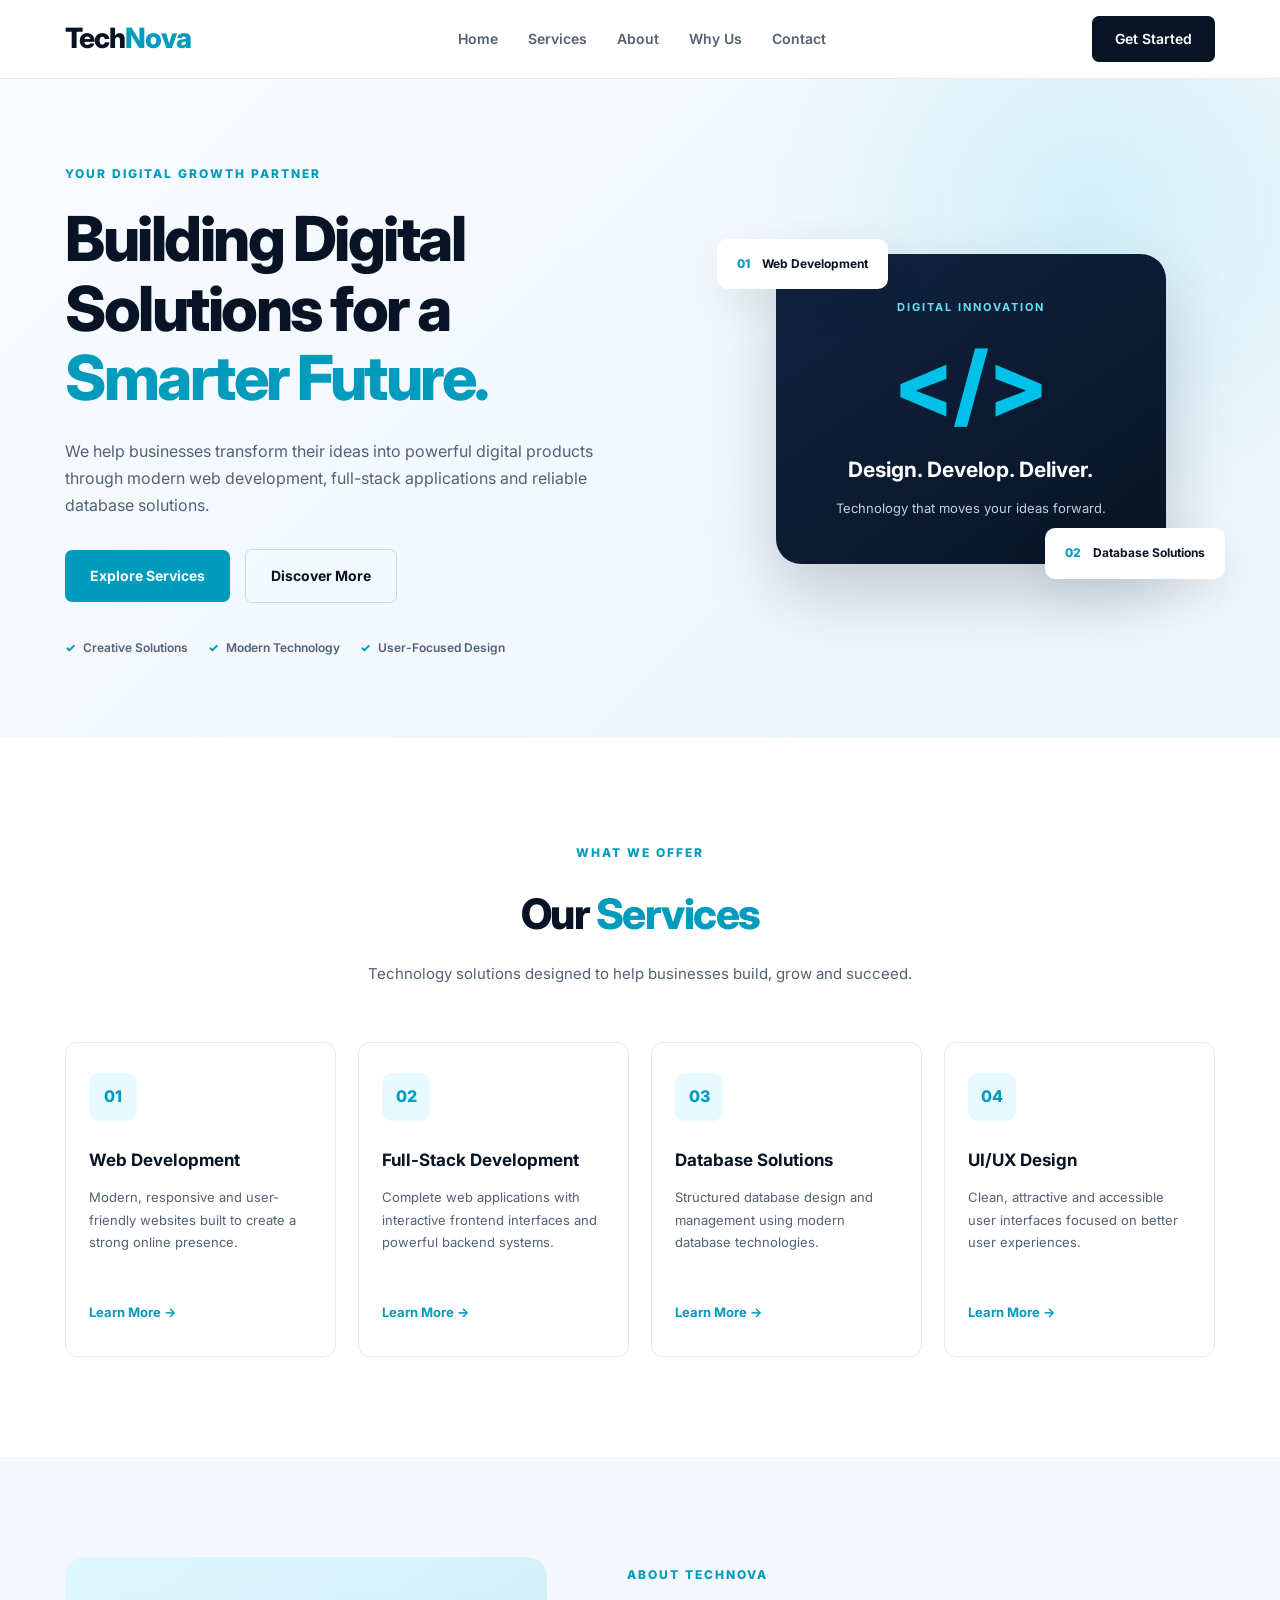
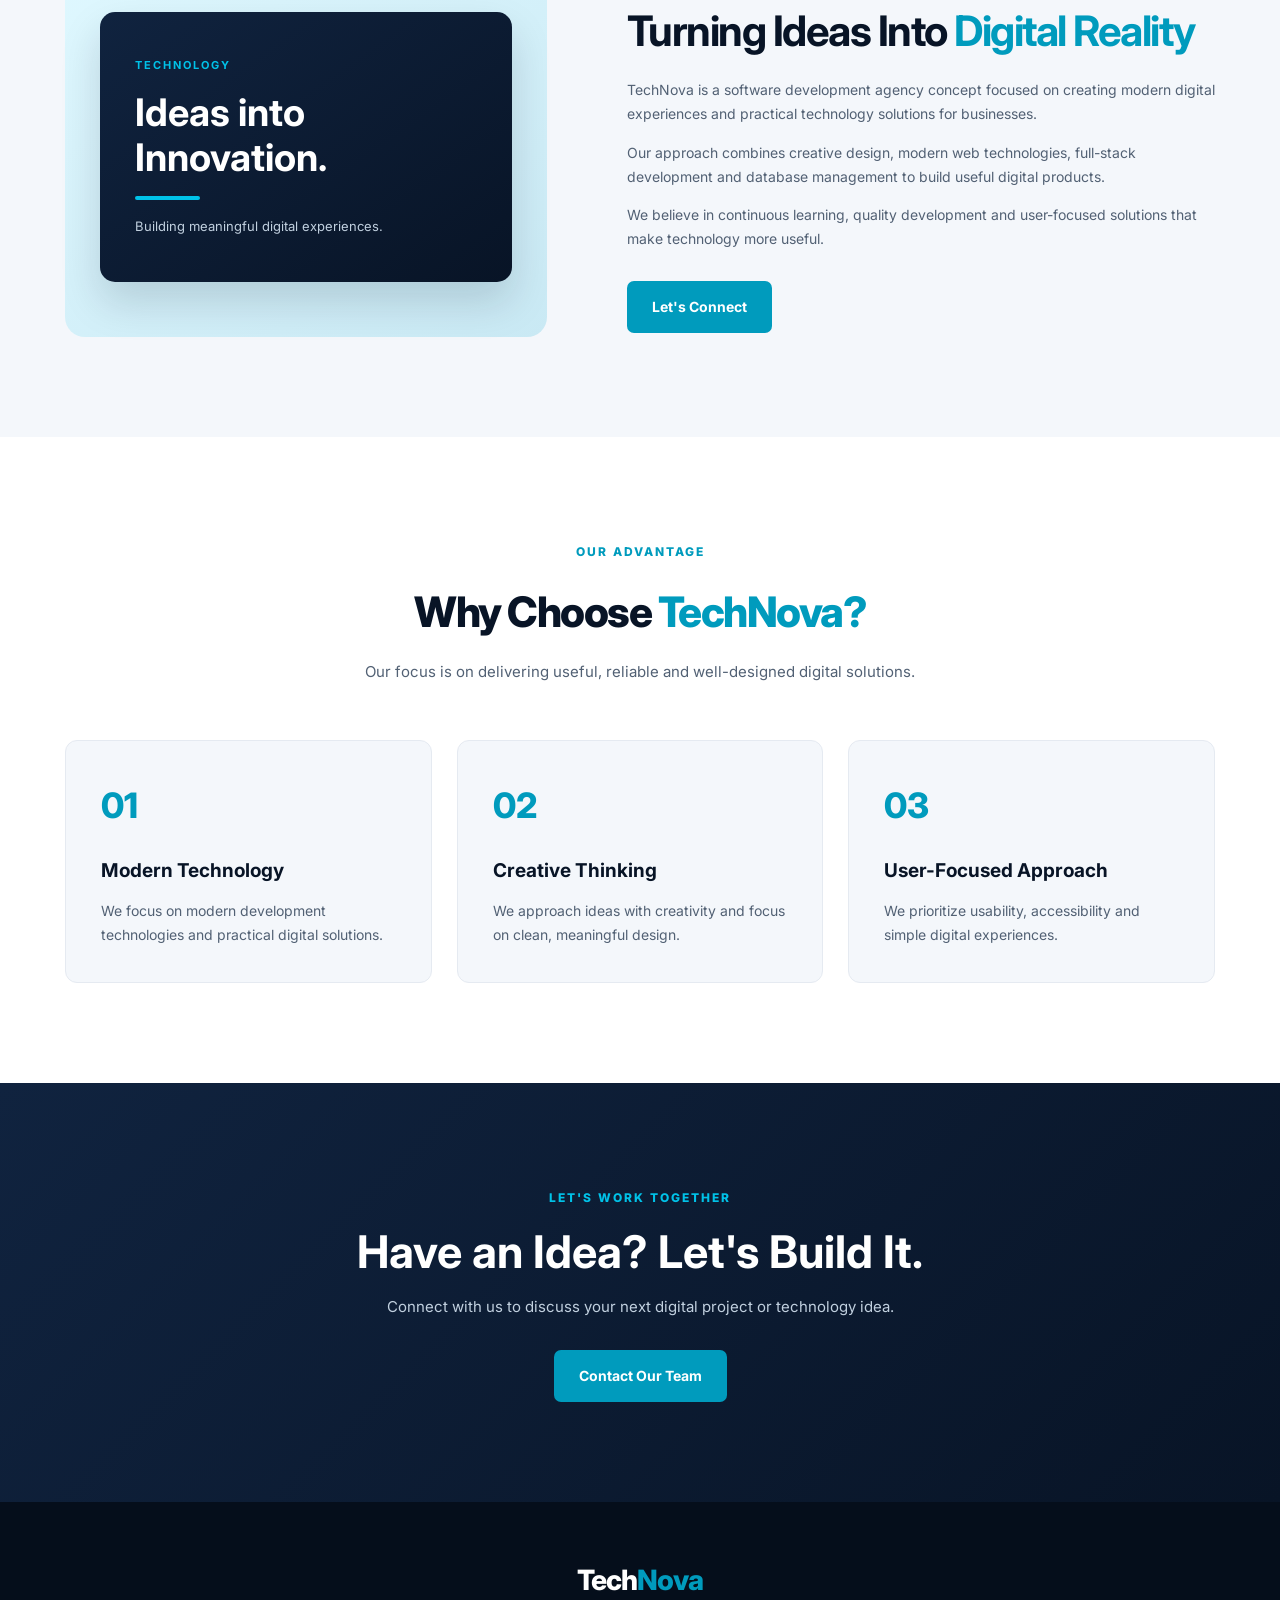
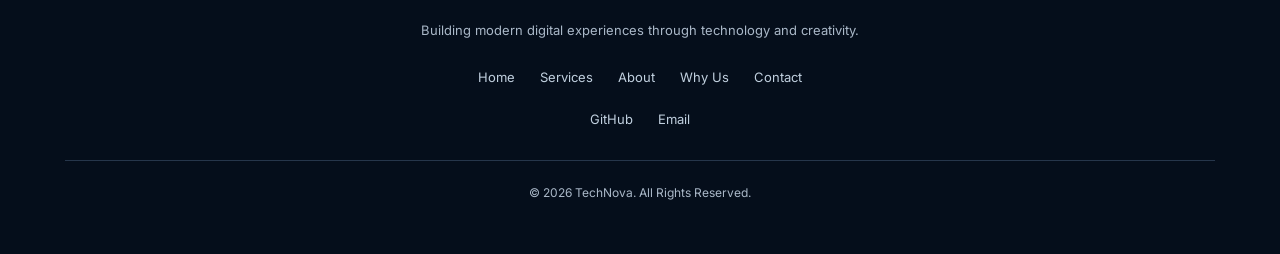
<file: WebDev-L1-LandingPage/index.html>
<!DOCTYPE html>
<html lang="en">
<head>
    <meta charset="UTF-8">
    <meta name="viewport" content="width=device-width, initial-scale=1.0">
    <meta name="description" content="TechNova is a software development agency providing modern web development, full-stack applications, database solutions and digital experiences.">
    <meta name="keywords" content="TechNova, Software Development Agency, Web Development, Full Stack Development, Database Solutions, React, Node.js">
    <meta name="author" content="TechNova">
    <meta name="robots" content="index, follow">
    <meta name="theme-color" content="#081426">

    <meta property="og:title" content="TechNova | Software Development Agency">
    <meta property="og:description" content="Building modern digital experiences through web development, full-stack solutions and database technology.">
    <meta property="og:type" content="website">

    <title>TechNova | Software Development Agency</title>

    <link rel="preconnect" href="https://fonts.googleapis.com">
    <link rel="preconnect" href="https://fonts.gstatic.com" crossorigin>
    <link href="https://fonts.googleapis.com/css2?family=Inter:wght@400;500;600;700;800&display=swap" rel="stylesheet">

    <link rel="stylesheet" href="style.css">
</head>

<body>

    <header class="header">
        <nav class="navbar container">
            <a href="#home" class="logo">Tech<span>Nova</span></a>

            <ul class="nav-links">
                <li><a href="#home">Home</a></li>
                <li><a href="#services">Services</a></li>
                <li><a href="#about">About</a></li>
                <li><a href="#why-us">Why Us</a></li>
                <li><a href="#contact">Contact</a></li>
            </ul>

            <a href="#contact" class="nav-button">Get Started</a>
        </nav>
    </header>

    <main>

        <section class="hero" id="home">
            <div class="container hero-content">
                <div class="hero-text">
                    <span class="hero-label">YOUR DIGITAL GROWTH PARTNER</span>

                    <h1>Building Digital Solutions for a <span>Smarter Future.</span></h1>

                    <p>
                        We help businesses transform their ideas into powerful
                        digital products through modern web development,
                        full-stack applications and reliable database solutions.
                    </p>

                    <div class="hero-buttons">
                        <a href="#services" class="btn btn-primary">Explore Services</a>
                        <a href="#about" class="btn btn-outline">Discover More</a>
                    </div>

                    <div class="hero-trust">
                        <span>Creative Solutions</span>
                        <span>Modern Technology</span>
                        <span>User-Focused Design</span>
                    </div>
                </div>

                <div class="hero-visual">
                    <div class="visual-main">
                        <span class="visual-label">DIGITAL INNOVATION</span>
                        <div class="visual-symbol">&lt;/&gt;</div>
                        <h2>Design. Develop. Deliver.</h2>
                        <p>Technology that moves your ideas forward.</p>
                    </div>

                    <div class="floating-card floating-top">
                        <span>01</span>
                        <strong>Web Development</strong>
                    </div>

                    <div class="floating-card floating-bottom">
                        <span>02</span>
                        <strong>Database Solutions</strong>
                    </div>
                </div>
            </div>
        </section>

        <section class="services section-padding" id="services">
            <div class="container">
                <div class="section-heading">
                    <span>WHAT WE OFFER</span>
                    <h2>Our <span>Services</span></h2>
                    <p>Technology solutions designed to help businesses build, grow and succeed.</p>
                </div>

                <div class="service-grid">
                    <article class="service-card">
                        <div class="service-icon">01</div>
                        <h3>Web Development</h3>
                        <p>Modern, responsive and user-friendly websites built to create a strong online presence.</p>
                        <a href="#contact">Learn More &rarr;</a>
                    </article>

                    <article class="service-card">
                        <div class="service-icon">02</div>
                        <h3>Full-Stack Development</h3>
                        <p>Complete web applications with interactive frontend interfaces and powerful backend systems.</p>
                        <a href="#contact">Learn More &rarr;</a>
                    </article>

                    <article class="service-card">
                        <div class="service-icon">03</div>
                        <h3>Database Solutions</h3>
                        <p>Structured database design and management using modern database technologies.</p>
                        <a href="#contact">Learn More &rarr;</a>
                    </article>

                    <article class="service-card">
                        <div class="service-icon">04</div>
                        <h3>UI/UX Design</h3>
                        <p>Clean, attractive and accessible user interfaces focused on better user experiences.</p>
                        <a href="#contact">Learn More &rarr;</a>
                    </article>
                </div>
            </div>
        </section>

        <section class="about section-padding" id="about">
            <div class="container about-content">
                <div class="about-visual">
                    <div class="about-graphic">
                        <span>TECHNOLOGY</span>
                        <strong>Ideas into<br>Innovation.</strong>
                        <div class="graphic-line"></div>
                        <p>Building meaningful digital experiences.</p>
                    </div>
                </div>

                <div class="about-text">
                    <span class="section-label">ABOUT TECHNOVA</span>
                    <h2>Turning Ideas Into <span>Digital Reality</span></h2>

                    <p>
                        TechNova is a software development agency concept focused
                        on creating modern digital experiences and practical
                        technology solutions for businesses.
                    </p>

                    <p>
                        Our approach combines creative design, modern web
                        technologies, full-stack development and database
                        management to build useful digital products.
                    </p>

                    <p>
                        We believe in continuous learning, quality development
                        and user-focused solutions that make technology more useful.
                    </p>

                    <a href="#contact" class="btn btn-primary">Let's Connect</a>
                </div>
            </div>
        </section>

        <section class="why-us section-padding" id="why-us">
            <div class="container">
                <div class="section-heading">
                    <span>OUR ADVANTAGE</span>
                    <h2>Why Choose <span>TechNova?</span></h2>
                    <p>Our focus is on delivering useful, reliable and well-designed digital solutions.</p>
                </div>

                <div class="benefit-grid">
                    <article class="benefit-card">
                        <div class="benefit-number">01</div>
                        <h3>Modern Technology</h3>
                        <p>We focus on modern development technologies and practical digital solutions.</p>
                    </article>

                    <article class="benefit-card">
                        <div class="benefit-number">02</div>
                        <h3>Creative Thinking</h3>
                        <p>We approach ideas with creativity and focus on clean, meaningful design.</p>
                    </article>

                    <article class="benefit-card">
                        <div class="benefit-number">03</div>
                        <h3>User-Focused Approach</h3>
                        <p>We prioritize usability, accessibility and simple digital experiences.</p>
                    </article>
                </div>
            </div>
        </section>

        <section class="contact section-padding" id="contact">
            <div class="container contact-content">
                <span>LET'S WORK TOGETHER</span>
                <h2>Have an Idea? Let's Build It.</h2>
                <p>Connect with us to discuss your next digital project or technology idea.</p>
                <a href="mailto:arqumjamal1@gmail.com" class="btn btn-primary">Contact Our Team</a>
            </div>
        </section>

    </main>

    <footer class="footer">
        <div class="container footer-content">
            <a href="#home" class="logo">Tech<span>Nova</span></a>

            <p>Building modern digital experiences through technology and creativity.</p>

            <div class="footer-links">
                <a href="#home">Home</a>
                <a href="#services">Services</a>
                <a href="#about">About</a>
                <a href="#why-us">Why Us</a>
                <a href="#contact">Contact</a>
            </div>

            <div class="social-links">
                <a href="https://github.com/Arqumjamal" target="_blank" rel="noopener noreferrer">GitHub</a>
                <a href="mailto:arqumjamal1@gmail.com">Email</a>
            </div>

            <p class="copyright">&copy; 2026 TechNova. All Rights Reserved.</p>
        </div>
    </footer>

</body>
</html>
</file>
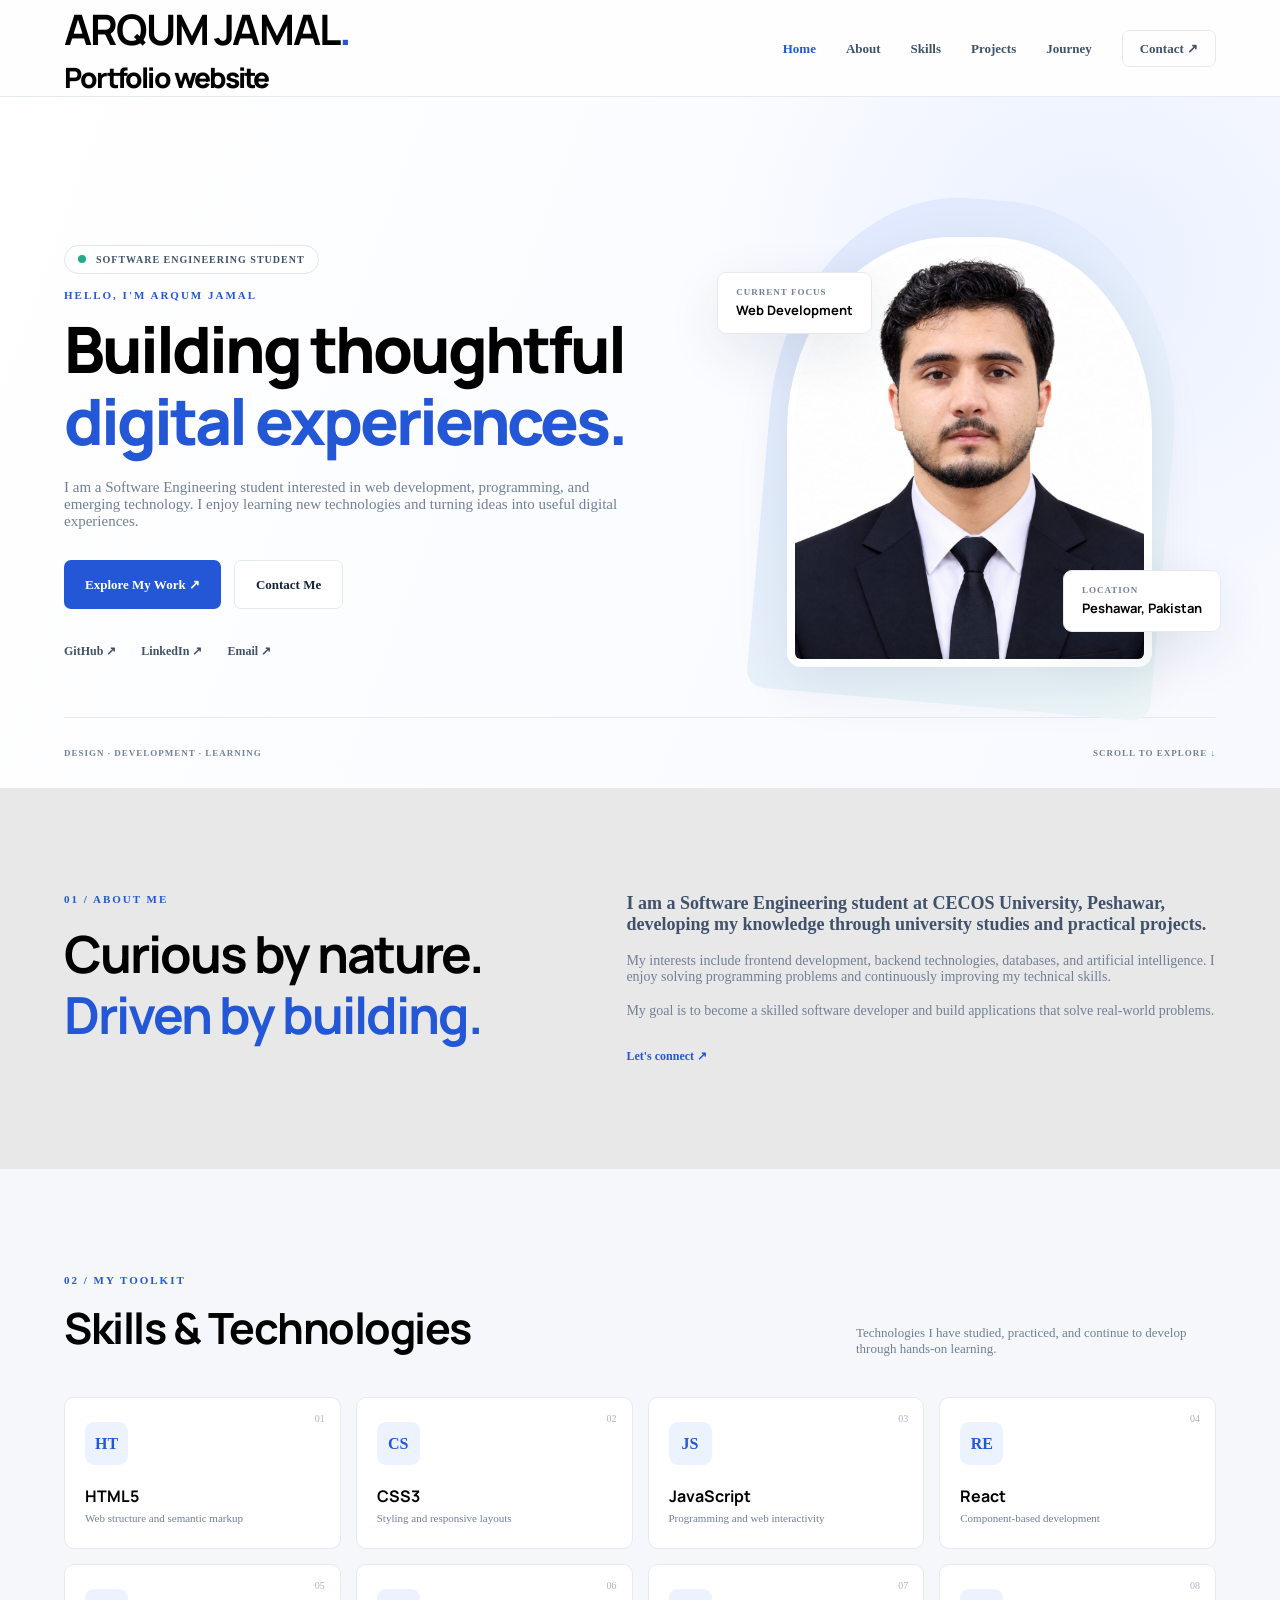
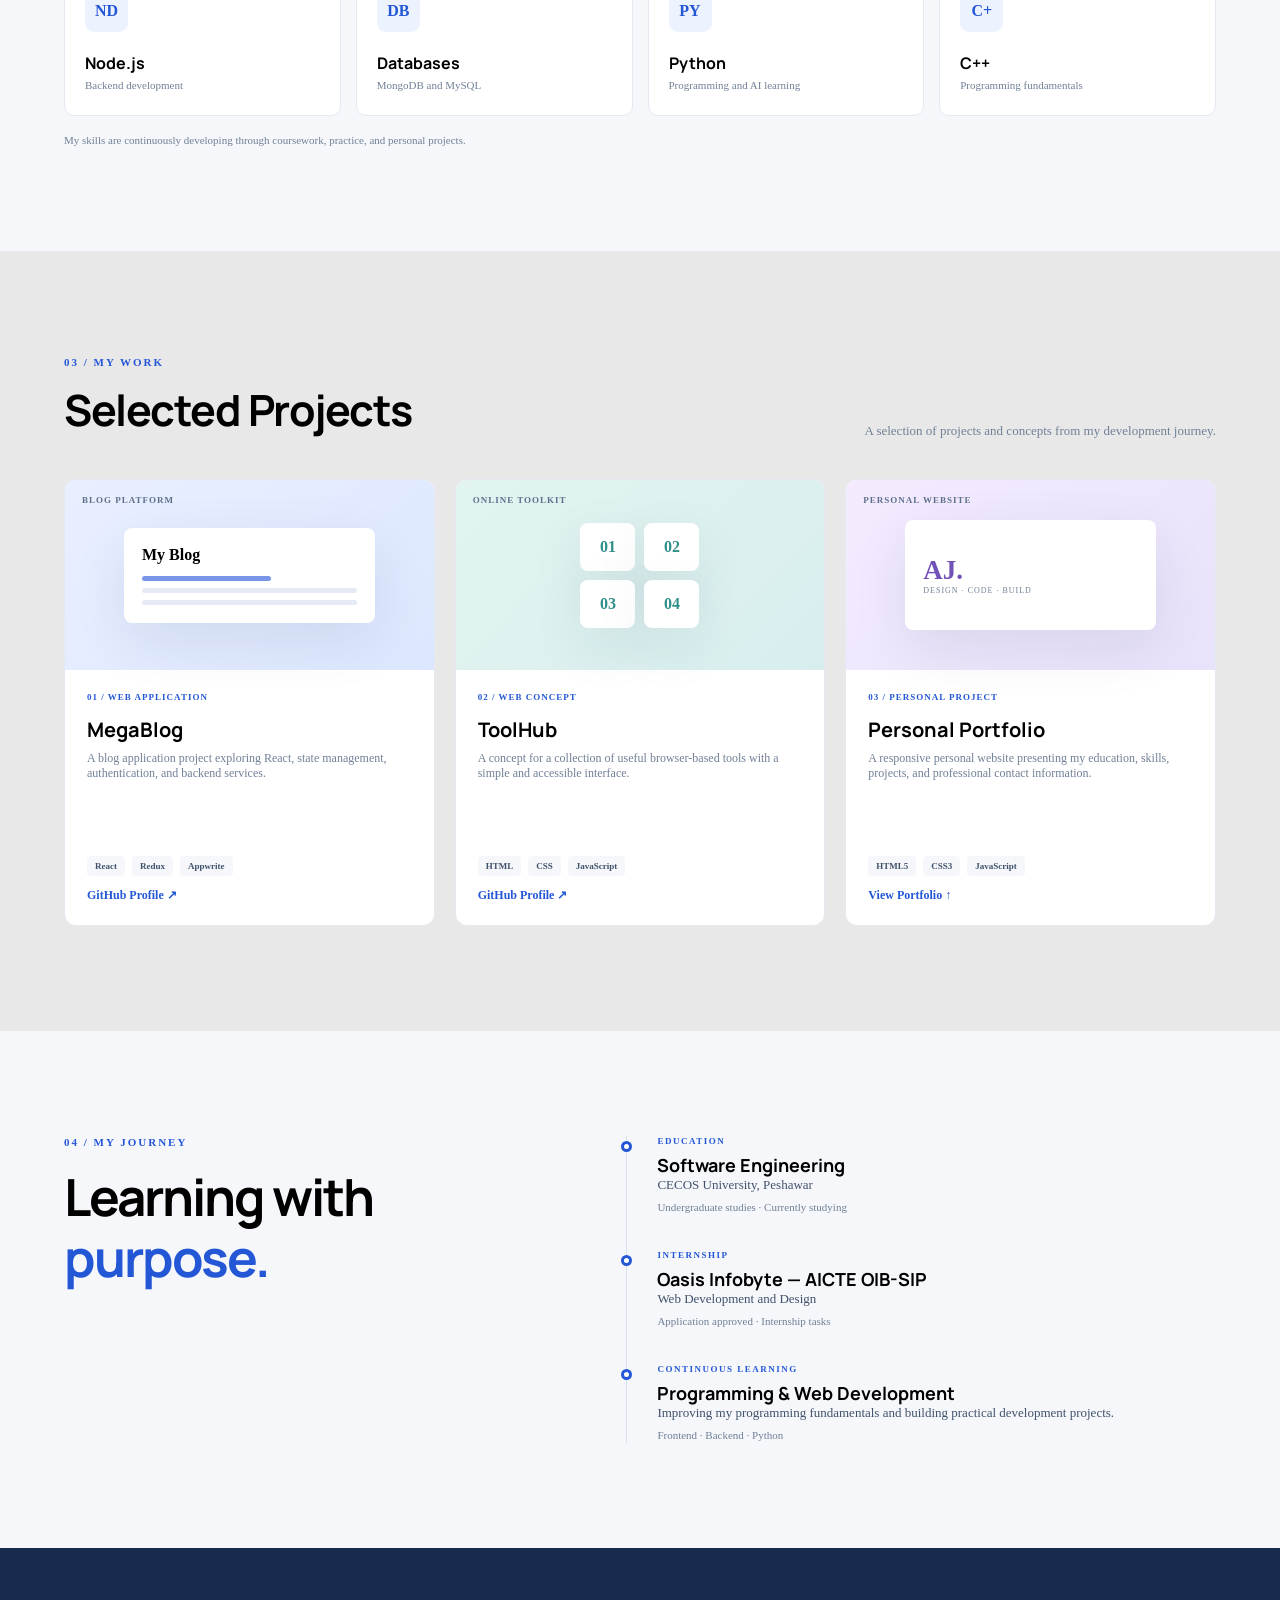
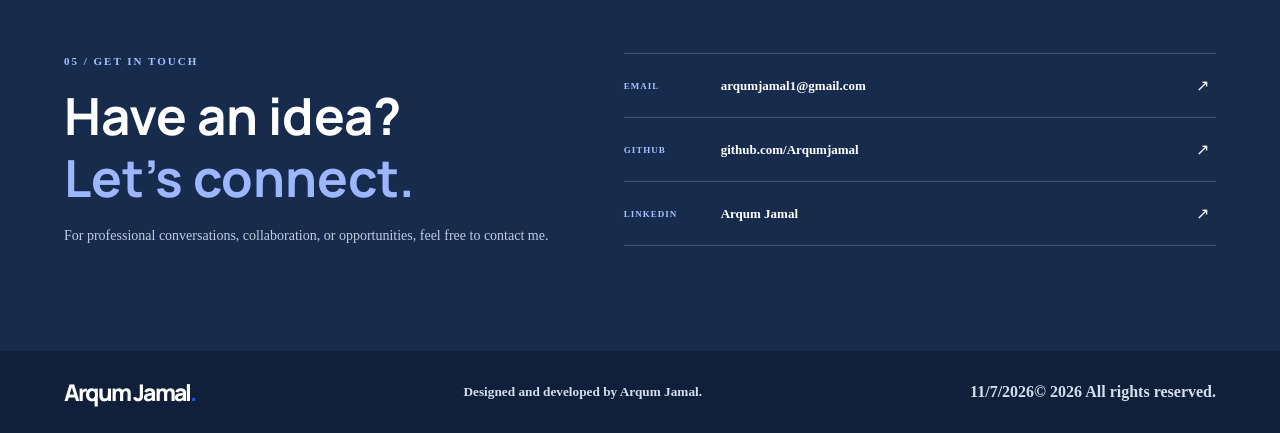
<file: WebDev-L1-PersonalPortfolio/index.html>
<!DOCTYPE html>
<html lang="en">

<head>
    <meta charset="UTF-8">
    <meta name="viewport" content="width=device-width, initial-scale=1.0">

    <meta name="description"
        content="Arqum Jamal - Software Engineering Student and Web Developer Portfolio.">

    <title>Arqum Jamal | Personal Portfolio</title>

    <!-- Google Fonts -->
    <link rel="preconnect" href="https://fonts.googleapis.com">
    <link rel="preconnect" href="https://fonts.gstatic.com" crossorigin>

    <link
        href="https://fonts.googleapis.com/css2?family=DM+Sans:wght@400;500;600;700&family=Manrope:wght@400;500;600;700;800&display=swap"
        rel="stylesheet">

    <!-- CSS -->
    <link rel="stylesheet" href="style.css">

    <!-- JavaScript -->
    <script src="script.js" defer></script>
</head>

<body>

    <!-- Navigation -->
    <header class="header">
        <nav class="navbar container">

            <a href="#home" class="logo"><h2>ARQUM JAMAL<span>.</span></h2><p>Portfolio website</p></a>
            

            <button
                class="menu-toggle"
                id="menuToggle"
                aria-label="Open navigation"
                aria-expanded="false"
                aria-controls="navLinks">

                <span></span>
                <span></span>
                <span></span>
            </button>

            <ul class="nav-links" id="navLinks">
                <li><a href="#home" class="nav-link active">Home</a></li>
                <li><a href="#about" class="nav-link">About</a></li>
                <li><a href="#skills" class="nav-link">Skills</a></li>
                <li><a href="#projects" class="nav-link">Projects</a></li>
                <li><a href="#journey" class="nav-link">Journey</a></li>
                <li><a href="#contact" class="nav-link contact-link">Contact ↗</a></li>
            </ul>

        </nav>
    </header>

    <main>

        <!-- Hero Section -->
        <section class="hero section" id="home">

            <div class="container hero-container">

                <div class="hero-content">

                    <span class="availability">
                        <span class="status-dot"></span>
                        SOFTWARE ENGINEERING STUDENT
                    </span>

                    <p class="hero-intro">
                        HELLO, I'M ARQUM JAMAL
                    </p>

                    <h1>
                        Building thoughtful
                        <span>digital experiences.</span>
                    </h1>

                    <p class="hero-description">
                        I am a Software Engineering student interested in
                        web development, programming, and emerging technology.
                        I enjoy learning new technologies and turning ideas
                        into useful digital experiences.
                    </p>

                    <div class="hero-buttons">

                        <a href="#projects" class="btn btn-primary">
                            Explore My Work ↗
                        </a>

                        <a href="#contact" class="btn btn-outline">
                            Contact Me
                        </a>

                    </div>

                    <div class="social-links">

                        <a href="https://github.com/Arqumjamal"
                            target="_blank"
                            rel="noopener noreferrer">
                            GitHub ↗
                        </a>

                        <a href="https://www.linkedin.com/"
                            target="_blank"
                            rel="noopener noreferrer">
                            LinkedIn ↗
                        </a>

                        <a href="mailto:arqumjamal1@gmail.com">
                            Email ↗
                        </a>

                    </div>

                </div>

                <div class="hero-image">

                    <div class="image-background"></div>

                    <div class="image-frame">

                        <img
                            src="assets/arqum-profile.jpeg"
                            alt="Professional portrait of Arqum Jamal">

                    </div>

                    <div class="floating-card card-one">
                        <small>CURRENT FOCUS</small>
                        <strong>Web Development</strong>
                    </div>

                    <div class="floating-card card-two">
                        <small>LOCATION</small>
                        <strong>Peshawar, Pakistan</strong>
                    </div>

                </div>

            </div>

            <div class="hero-bottom container">
                <span>DESIGN · DEVELOPMENT · LEARNING</span>
                <a href="#about">SCROLL TO EXPLORE ↓</a>
            </div>

        </section>

        <!-- About Section -->
        <section class="section about-section" id="about">

            <div class="container two-column">

                <div class="section-title">

                    <p class="eyebrow">01 / ABOUT ME</p>

                    <h2>
                        Curious by nature.
                        <span>Driven by building.</span>
                    </h2>

                </div>

                <div class="about-content">

                    <p class="about-lead">
                        I am a Software Engineering student at CECOS
                        University, Peshawar, developing my knowledge
                        through university studies and practical projects.
                    </p>

                    <p>
                        My interests include frontend development, backend
                        technologies, databases, and artificial intelligence.
                        I enjoy solving programming problems and continuously
                        improving my technical skills.
                    </p>

                    <p>
                        My goal is to become a skilled software developer
                        and build applications that solve real-world problems.
                    </p>

                    <a href="#contact" class="text-link">
                        Let's connect ↗
                    </a>

                </div>

            </div>

        </section>

        <!-- Skills Section -->
        <section class="section skills-section" id="skills">

            <div class="container">

                <div class="section-heading">

                    <div>
                        <p class="eyebrow">02 / MY TOOLKIT</p>
                        <h2>Skills & Technologies</h2>
                    </div>

                    <p>
                        Technologies I have studied, practiced, and continue
                        to develop through hands-on learning.
                    </p>

                </div>

                <div class="skills-grid">

                    <article class="skill-card">
                        <span class="skill-number">01</span>
                        <div class="skill-icon">HT</div>
                        <h3>HTML5</h3>
                        <p>Web structure and semantic markup</p>
                    </article>

                    <article class="skill-card">
                        <span class="skill-number">02</span>
                        <div class="skill-icon">CS</div>
                        <h3>CSS3</h3>
                        <p>Styling and responsive layouts</p>
                    </article>

                    <article class="skill-card">
                        <span class="skill-number">03</span>
                        <div class="skill-icon">JS</div>
                        <h3>JavaScript</h3>
                        <p>Programming and web interactivity</p>
                    </article>

                    <article class="skill-card">
                        <span class="skill-number">04</span>
                        <div class="skill-icon">RE</div>
                        <h3>React</h3>
                        <p>Component-based development</p>
                    </article>

                    <article class="skill-card">
                        <span class="skill-number">05</span>
                        <div class="skill-icon">ND</div>
                        <h3>Node.js</h3>
                        <p>Backend development</p>
                    </article>

                    <article class="skill-card">
                        <span class="skill-number">06</span>
                        <div class="skill-icon">DB</div>
                        <h3>Databases</h3>
                        <p>MongoDB and MySQL</p>
                    </article>

                    <article class="skill-card">
                        <span class="skill-number">07</span>
                        <div class="skill-icon">PY</div>
                        <h3>Python</h3>
                        <p>Programming and AI learning</p>
                    </article>

                    <article class="skill-card">
                        <span class="skill-number">08</span>
                        <div class="skill-icon">C+</div>
                        <h3>C++</h3>
                        <p>Programming fundamentals</p>
                    </article>

                </div>

                <p class="skill-note">
                    My skills are continuously developing through coursework,
                    practice, and personal projects.
                </p>

            </div>

        </section>

        <!-- Projects Section -->
        <section class="section projects-section" id="projects">

            <div class="container">

                <div class="section-heading">

                    <div>
                        <p class="eyebrow">03 / MY WORK</p>
                        <h2>Selected Projects</h2>
                    </div>

                    <p>
                        A selection of projects and concepts from my
                        development journey.
                    </p>

                </div>

                <div class="projects-grid">

                    <!-- Project 1 -->
                    <article class="project-card">

                        <div class="project-visual project-one">
                            <span>BLOG PLATFORM</span>

                            <div class="project-preview">
                                <strong>My Blog</strong>
                                <div></div>
                                <div></div>
                                <div></div>
                            </div>
                        </div>

                        <div class="project-content">

                            <p class="project-category">
                                01 / WEB APPLICATION
                            </p>

                            <h3>MegaBlog</h3>

                            <p>
                                A blog application project exploring React,
                                state management, authentication, and
                                backend services.
                            </p>

                            <div class="tags">
                                <span>React</span>
                                <span>Redux</span>
                                <span>Appwrite</span>
                            </div>

                            <a href="https://github.com/Arqumjamal"
                                target="_blank"
                                rel="noopener noreferrer"
                                class="text-link">
                                GitHub Profile ↗
                            </a>

                        </div>

                    </article>

                    <!-- Project 2 -->
                    <article class="project-card">

                        <div class="project-visual project-two">
                            <span>ONLINE TOOLKIT</span>

                            <div class="tool-preview">
                                <div>01</div>
                                <div>02</div>
                                <div>03</div>
                                <div>04</div>
                            </div>
                        </div>

                        <div class="project-content">

                            <p class="project-category">
                                02 / WEB CONCEPT
                            </p>

                            <h3>ToolHub</h3>

                            <p>
                                A concept for a collection of useful
                                browser-based tools with a simple
                                and accessible interface.
                            </p>

                            <div class="tags">
                                <span>HTML</span>
                                <span>CSS</span>
                                <span>JavaScript</span>
                            </div>

                            <a href="https://github.com/Arqumjamal"
                                target="_blank"
                                rel="noopener noreferrer"
                                class="text-link">
                                GitHub Profile ↗
                            </a>

                        </div>

                    </article>

                    <!-- Project 3 -->
                    <article class="project-card">

                        <div class="project-visual project-three">
                            <span>PERSONAL WEBSITE</span>

                            <div class="portfolio-preview">
                                <strong>AJ.</strong>
                                <small>DESIGN · CODE · BUILD</small>
                            </div>
                        </div>

                        <div class="project-content">

                            <p class="project-category">
                                03 / PERSONAL PROJECT
                            </p>

                            <h3>Personal Portfolio</h3>

                            <p>
                                A responsive personal website presenting
                                my education, skills, projects, and
                                professional contact information.
                            </p>

                            <div class="tags">
                                <span>HTML5</span>
                                <span>CSS3</span>
                                <span>JavaScript</span>
                            </div>

                            <a href="#home" class="text-link">
                                View Portfolio ↑
                            </a>

                        </div>

                    </article>

                </div>

            </div>

        </section>

        <!-- Journey Section -->
        <section class="section journey-section" id="journey">

            <div class="container two-column">

                <div class="section-title">

                    <p class="eyebrow">04 / MY JOURNEY</p>

                    <h2>
                        Learning with
                        <span>purpose.</span>
                    </h2>

                </div>

                <div class="timeline">

                    <article class="timeline-item">

                        <span class="timeline-dot"></span>

                        <p class="timeline-label">EDUCATION</p>

                        <h3>Software Engineering</h3>

                        <p>CECOS University, Peshawar</p>

                        <small>
                            Undergraduate studies · Currently studying
                        </small>

                    </article>

                    <article class="timeline-item">

                        <span class="timeline-dot"></span>

                        <p class="timeline-label">INTERNSHIP</p>

                        <h3>Oasis Infobyte — AICTE OIB-SIP</h3>

                        <p>Web Development and Design</p>

                        <small>
                            Application approved · Internship tasks
                        </small>

                    </article>

                    <article class="timeline-item">

                        <span class="timeline-dot"></span>

                        <p class="timeline-label">CONTINUOUS LEARNING</p>

                        <h3>Programming & Web Development</h3>

                        <p>
                            Improving my programming fundamentals and
                            building practical development projects.
                        </p>

                        <small>Frontend · Backend · Python</small>

                    </article>

                </div>

            </div>

        </section>

        <!-- Contact Section -->
        <section class="section contact-section" id="contact">

            <div class="container contact-container">

                <div class="contact-content">

                    <p class="eyebrow">05 / GET IN TOUCH</p>

                    <h2>
                        Have an idea?
                        <span>Let's connect.</span>
                    </h2>

                    <p>
                        For professional conversations, collaboration,
                        or opportunities, feel free to contact me.
                    </p>

                </div>

                <div class="contact-links">

                    <a href="mailto:arqumjamal1@gmail.com"
                        class="contact-item">

                        <span>EMAIL</span>
                        <strong>arqumjamal1@gmail.com</strong>
                        <span>↗</span>

                    </a>

                    <a href="https://github.com/Arqumjamal"
                        target="_blank"
                        rel="noopener noreferrer"
                        class="contact-item">

                        <span>GITHUB</span>
                        <strong>github.com/Arqumjamal</strong>
                        <span>↗</span>

                    </a>

                    <!-- Replace with your actual LinkedIn profile URL -->
                    <a href="https://www.linkedin.com/"
                        target="_blank"
                        rel="noopener noreferrer"
                        class="contact-item">

                        <span>LINKEDIN</span>
                        <strong>Arqum Jamal</strong>
                        <span>↗</span>

                    </a>

                </div>

            </div>

        </section>

    </main>

    <!-- Footer -->
    <footer class="footer">

        <div class="container footer-content">

            <a href="#home" class="logo">
                
                Arqum Jamal<span>.</span>
            </a>

            <h5>Designed and developed by Arqum Jamal.</h5>

            <h4>
                11/7/2026© <span id="year"></span> All rights reserved.
            </h4>

        </div>

    </footer>

    <!-- Back to Top -->
    <button
        class="back-to-top"
        id="backToTop"
        aria-label="Back to top">

        ↑

    </button>

</body>
</html>
</file>
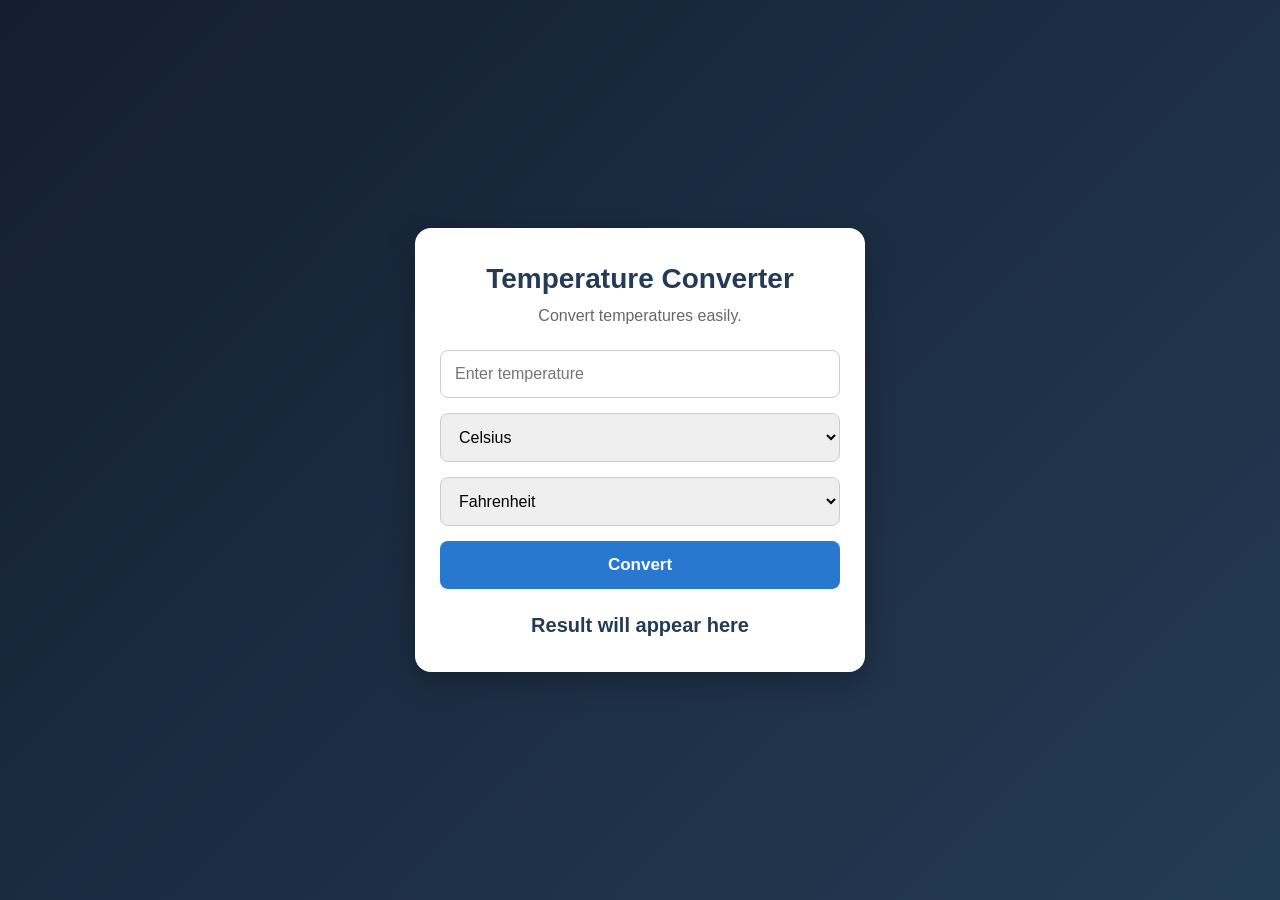
<file: WebDev-L1-TemperatureConverter/index.html>
﻿<!DOCTYPE html>
<html lang="en">
<head>
    <meta charset="UTF-8">
    <meta name="viewport" content="width=device-width, initial-scale=1.0">
    <meta name="description" content="A simple and responsive temperature converter.">
    <title>Temperature Converter</title>
    <link rel="stylesheet" href="style.css">
</head>
<body>

    <main class="container">
        <h1>Temperature Converter</h1>
        <p>Convert temperatures easily.</p>

        <div class="converter">
            <input
                type="number"
                id="temperature"
                placeholder="Enter temperature"
            >

            <select id="fromUnit">
                <option value="C">Celsius</option>
                <option value="F">Fahrenheit</option>
                <option value="K">Kelvin</option>
            </select>

            <select id="toUnit">
                <option value="F">Fahrenheit</option>
                <option value="C">Celsius</option>
                <option value="K">Kelvin</option>
            </select>

            <button id="convertBtn">Convert</button>

            <h2 id="result">Result will appear here</h2>
        </div>
    </main>

    <script src="script.js"></script>
</body>
</html>
</file>
<file: WebDev-L1-LandingPage/style.css>
:root {
    --primary: #081426;
    --secondary: #10233f;
    --accent: #00c2e8;
    --accent-dark: #009bbd;
    --white: #ffffff;
    --light: #f4f7fb;
    --text: #526174;
    --border: #e5eaf1;
    --shadow: 0 15px 40px rgba(8, 20, 38, 0.08);
}

* {
    margin: 0;
    padding: 0;
    box-sizing: border-box;
}

html {
    scroll-behavior: smooth;
    scroll-padding-top: 90px;
}

body {
    font-family: "Inter", sans-serif;
    color: var(--primary);
    background: var(--white);
    line-height: 1.7;
}

a {
    text-decoration: none;
    color: inherit;
}

ul {
    list-style: none;
}

.container {
    width: min(1150px, 90%);
    margin: auto;
}

.section-padding {
    padding: 100px 0;
}

/* Header */

.header {
    width: 100%;
    position: sticky;
    top: 0;
    z-index: 1000;
    background: rgba(255, 255, 255, 0.96);
    border-bottom: 1px solid var(--border);
    backdrop-filter: blur(12px);
}

.navbar {
    min-height: 78px;
    display: flex;
    align-items: center;
    justify-content: space-between;
    gap: 25px;
}

.logo {
    font-size: 28px;
    font-weight: 800;
    letter-spacing: -1px;
    color: var(--primary);
}

.logo span {
    color: var(--accent-dark);
}

.nav-links {
    display: flex;
    align-items: center;
    gap: 30px;
}

.nav-links a {
    font-size: 14px;
    font-weight: 600;
    color: var(--text);
    transition: 0.3s;
}

.nav-links a:hover {
    color: var(--accent-dark);
}

.nav-button {
    background: var(--primary);
    color: var(--white);
    padding: 11px 23px;
    border-radius: 7px;
    font-size: 14px;
    font-weight: 600;
    transition: 0.3s;
}

.nav-button:hover {
    background: var(--accent-dark);
    transform: translateY(-2px);
}

/* Hero */

.hero {
    min-height: 650px;
    display: flex;
    align-items: center;
    background:
        radial-gradient(circle at 85% 20%, rgba(0, 194, 232, 0.13), transparent 28%),
        linear-gradient(135deg, #f8fbff, #edf5fb);
    padding: 80px 0;
    overflow: hidden;
}

.hero-content {
    display: grid;
    grid-template-columns: 1.1fr 0.9fr;
    align-items: center;
    gap: 65px;
}

.hero-label,
.section-label {
    display: inline-block;
    color: var(--accent-dark);
    font-size: 12px;
    font-weight: 800;
    letter-spacing: 2px;
    margin-bottom: 20px;
}

.hero-text h1 {
    font-size: clamp(38px, 5vw, 62px);
    line-height: 1.12;
    letter-spacing: -2.5px;
    font-weight: 800;
    max-width: 650px;
}

.hero-text h1 span,
.section-heading h2 span,
.about-text h2 span {
    color: var(--accent-dark);
}

.hero-text > p {
    max-width: 540px;
    margin: 25px 0 30px;
    color: var(--text);
    font-size: 16px;
}

.hero-buttons {
    display: flex;
    align-items: center;
    gap: 15px;
    flex-wrap: wrap;
}

.btn {
    display: inline-flex;
    align-items: center;
    justify-content: center;
    padding: 14px 25px;
    border-radius: 7px;
    font-size: 14px;
    font-weight: 700;
    transition: 0.3s;
}

.btn-primary {
    color: var(--white);
    background: var(--accent-dark);
}

.btn-primary:hover {
    background: var(--primary);
    transform: translateY(-3px);
    box-shadow: 0 10px 25px rgba(0, 155, 189, 0.2);
}

.btn-outline {
    color: var(--primary);
    border: 1px solid #cbd5e1;
    background: transparent;
}

.btn-outline:hover {
    background: var(--white);
    border-color: var(--accent-dark);
}

.hero-trust {
    display: flex;
    flex-wrap: wrap;
    gap: 20px;
    margin-top: 35px;
}

.hero-trust span {
    font-size: 12px;
    color: var(--text);
    font-weight: 600;
}

.hero-trust span::before {
    content: "✓";
    color: var(--accent-dark);
    font-weight: 800;
    margin-right: 7px;
}

/* Hero Visual */

.hero-visual {
    min-height: 400px;
    position: relative;
    display: flex;
    align-items: center;
    justify-content: center;
}

.visual-main {
    width: 100%;
    max-width: 390px;
    min-height: 310px;
    padding: 40px 30px;
    border-radius: 25px;
    background: linear-gradient(145deg, #10233f, #081426);
    box-shadow: 0 30px 70px rgba(8, 20, 38, 0.2);
    color: var(--white);
    text-align: center;
    display: flex;
    flex-direction: column;
    align-items: center;
    justify-content: center;
}

.visual-label {
    color: #65e2fa;
    font-size: 11px;
    font-weight: 700;
    letter-spacing: 2px;
}

.visual-symbol {
    font-size: 90px;
    line-height: 1.5;
    font-weight: 800;
    color: var(--accent);
}

.visual-main h2 {
    font-size: 21px;
    margin-bottom: 10px;
}

.visual-main p {
    font-size: 13px;
    color: #c1d0df;
}

.floating-card {
    position: absolute;
    background: var(--white);
    padding: 15px 20px;
    border-radius: 10px;
    box-shadow: var(--shadow);
    display: flex;
    align-items: center;
    gap: 12px;
    font-size: 12px;
}

.floating-card span {
    color: var(--accent-dark);
    font-weight: 800;
}

.floating-top {
    top: 30px;
    left: -10px;
}

.floating-bottom {
    bottom: 30px;
    right: -10px;
}

/* Section Heading */

.section-heading {
    text-align: center;
    max-width: 650px;
    margin: 0 auto 55px;
}

.section-heading > span {
    color: var(--accent-dark);
    font-size: 12px;
    font-weight: 800;
    letter-spacing: 2px;
}

.section-heading h2 {
    font-size: clamp(30px, 4vw, 42px);
    font-weight: 800;
    letter-spacing: -1.5px;
    margin: 12px 0;
}

.section-heading p {
    color: var(--text);
    font-size: 15px;
}

/* Services */

.services {
    background: var(--white);
}

.service-grid {
    display: grid;
    grid-template-columns: repeat(4, 1fr);
    gap: 22px;
}

.service-card {
    padding: 30px 23px;
    border: 1px solid var(--border);
    border-radius: 12px;
    background: var(--white);
    transition: 0.3s;
}

.service-card:hover {
    transform: translateY(-8px);
    box-shadow: var(--shadow);
    border-color: var(--accent);
}

.service-icon {
    width: 48px;
    height: 48px;
    display: flex;
    align-items: center;
    justify-content: center;
    background: #e7faff;
    color: var(--accent-dark);
    border-radius: 10px;
    font-weight: 800;
    margin-bottom: 25px;
}

.service-card h3 {
    font-size: 17px;
    margin-bottom: 12px;
}

.service-card p {
    color: var(--text);
    font-size: 13px;
    min-height: 95px;
}

.service-card a {
    display: inline-block;
    margin-top: 20px;
    font-size: 13px;
    font-weight: 700;
    color: var(--accent-dark);
}

/* About */

.about {
    background: var(--light);
}

.about-content {
    display: grid;
    grid-template-columns: 0.9fr 1.1fr;
    align-items: center;
    gap: 80px;
}

.about-visual {
    min-height: 380px;
    display: flex;
    align-items: center;
    justify-content: center;
    border-radius: 20px;
    background: linear-gradient(145deg, #dff8ff, #c9e9f4);
    padding: 35px;
}

.about-graphic {
    width: 100%;
    min-height: 270px;
    padding: 35px;
    border-radius: 15px;
    background: linear-gradient(145deg, #10233f, #081426);
    color: var(--white);
    display: flex;
    flex-direction: column;
    justify-content: center;
    box-shadow: 0 20px 40px rgba(8, 20, 38, 0.15);
}

.about-graphic span {
    font-size: 11px;
    letter-spacing: 2px;
    color: var(--accent);
    font-weight: 700;
}

.about-graphic strong {
    font-size: 38px;
    line-height: 1.2;
    margin: 15px 0;
}

.graphic-line {
    width: 65px;
    height: 4px;
    border-radius: 5px;
    background: var(--accent);
    margin-bottom: 15px;
}

.about-graphic p {
    color: #c1d0df;
    font-size: 13px;
}

.about-text h2 {
    font-size: clamp(30px, 4vw, 42px);
    line-height: 1.2;
    letter-spacing: -1.5px;
    margin-bottom: 22px;
}

.about-text p {
    color: var(--text);
    font-size: 14px;
    margin-bottom: 15px;
}

.about-text .btn {
    margin-top: 15px;
}

/* Why Choose Us */

.why-us {
    background: var(--white);
}

.benefit-grid {
    display: grid;
    grid-template-columns: repeat(3, 1fr);
    gap: 25px;
}

.benefit-card {
    padding: 35px;
    border-radius: 12px;
    background: var(--light);
    border: 1px solid var(--border);
    transition: 0.3s;
}

.benefit-card:hover {
    transform: translateY(-6px);
    border-color: var(--accent);
    box-shadow: var(--shadow);
}

.benefit-number {
    font-size: 35px;
    font-weight: 800;
    color: var(--accent-dark);
    margin-bottom: 20px;
}

.benefit-card h3 {
    font-size: 19px;
    margin-bottom: 12px;
}

.benefit-card p {
    color: var(--text);
    font-size: 14px;
}

/* Contact */

.contact {
    background: linear-gradient(135deg, #10233f, #081426);
    text-align: center;
}

.contact-content > span {
    color: var(--accent);
    font-size: 12px;
    font-weight: 800;
    letter-spacing: 2px;
}

.contact-content h2 {
    color: var(--white);
    font-size: clamp(30px, 5vw, 45px);
    line-height: 1.2;
    margin: 15px 0;
}

.contact-content p {
    color: #c1d0df;
    font-size: 15px;
    margin-bottom: 30px;
}

/* Footer */

.footer {
    background: #050e1b;
    color: var(--white);
    padding: 55px 0 25px;
    text-align: center;
}

.footer .logo {
    color: var(--white);
}

.footer-content > p {
    color: #aab8c8;
    font-size: 13px;
    margin: 15px 0 25px;
}

.footer-links,
.social-links {
    display: flex;
    align-items: center;
    justify-content: center;
    flex-wrap: wrap;
    gap: 25px;
    margin: 20px 0;
}

.footer-links a,
.social-links a {
    color: #c1d0df;
    font-size: 13px;
    transition: 0.3s;
}

.footer-links a:hover,
.social-links a:hover {
    color: var(--accent);
}

.footer .copyright {
    border-top: 1px solid #26364b;
    padding-top: 22px;
    margin-top: 30px;
    font-size: 12px;
}

/* Responsive Design */

@media (max-width: 1000px) {
    .hero-content {
        gap: 35px;
    }

    .service-grid {
        grid-template-columns: repeat(2, 1fr);
    }

    .about-content {
        gap: 40px;
    }
}

@media (max-width: 750px) {
    .navbar {
        flex-wrap: wrap;
        padding: 15px 0;
        gap: 15px;
    }

    .nav-links {
        width: 100%;
        order: 3;
        justify-content: center;
        flex-wrap: wrap;
        gap: 15px 22px;
    }

    .nav-links a {
        font-size: 13px;
    }

    .nav-button {
        padding: 9px 15px;
    }

    .hero {
        padding: 65px 0;
    }

    .hero-content,
    .about-content {
        grid-template-columns: 1fr;
    }

    .hero-text {
        text-align: center;
    }

    .hero-text > p {
        margin-left: auto;
        margin-right: auto;
    }

    .hero-buttons,
    .hero-trust {
        justify-content: center;
    }

    .hero-visual {
        min-height: 350px;
    }

    .about-visual {
        min-height: 320px;
    }

    .about-text {
        text-align: center;
    }

    .benefit-grid {
        grid-template-columns: 1fr;
    }
}

@media (max-width: 480px) {
    .section-padding {
        padding: 70px 0;
    }

    .logo {
        font-size: 24px;
    }

    .nav-links {
        gap: 12px 16px;
    }

    .nav-links a {
        font-size: 12px;
    }

    .nav-button {
        font-size: 12px;
        padding: 8px 12px;
    }

    .hero-text h1 {
        font-size: 37px;
        letter-spacing: -1.5px;
    }

    .hero-text > p {
        font-size: 14px;
    }

    .hero-buttons {
        flex-direction: column;
        align-items: stretch;
    }

    .hero-trust {
        gap: 12px;
    }

    .hero-visual {
        min-height: 310px;
    }

    .visual-main {
        min-height: 260px;
        padding: 25px 15px;
    }

    .visual-symbol {
        font-size: 70px;
    }

    .floating-card {
        padding: 10px;
        font-size: 10px;
    }

    .floating-top {
        left: 0;
    }

    .floating-bottom {
        right: 0;
    }

    .service-grid {
        grid-template-columns: 1fr;
    }

    .service-card p {
        min-height: auto;
    }

    .about-visual {
        padding: 20px;
    }

    .about-graphic {
        padding: 25px;
    }

    .about-graphic strong {
        font-size: 30px;
    }

    .benefit-card {
        padding: 25px;
    }

    .footer-links,
    .social-links {
        gap: 15px;
    }
}

/* Accessibility */

a:focus-visible {
    outline: 3px solid var(--accent);
    outline-offset: 4px;
}

@media (prefers-reduced-motion: reduce) {
    *,
    *::before,
    *::after {
        scroll-behavior: auto !important;
        transition-duration: 0.01ms !important;
        animation-duration: 0.01ms !important;
    }
}
</file>
<file: WebDev-L1-PersonalPortfolio/style.css>
/*ARQUM JAMAL - PERSONAL PORTFOLIO
   Professional Light Theme*/


:root {
    --primary: #2457d6;
    --primary-dark: #1743b5;
    --secondary: #22a6a1;

    --dark: #15243a;
    --text: #40516a;
    --muted: #718096;

    --white: #ffffff;
    --background: #f5f7fb;
    --border: #e5eaf2;

    --shadow: 0 18px 55px rgba(24, 43, 76, 0.09);

    --container: 1160px;
}

* {
    margin: 0;
    padding: 0;
    box-sizing: border-box;
}

html {
    scroll-behavior: smooth;
    scroll-padding-top: 90px;
}


body {
    background-color: #e8e8e8;
    background-image: none;
}

a {
    color: inherit;
    text-decoration: none;
}

button {
    font: inherit;
}

.container {
    width: min(90%, var(--container));
    margin-inline: auto;
}

.section {
    padding: 105px 0;
}


/* 2. Navigation */

.header {
    position: sticky;
    top: 0;
    z-index: 1000;

    background: rgba(255, 255, 255, 0.94);
    backdrop-filter: blur(15px);

    border-bottom: 1px solid var(--border);
}

.navbar {
    min-height: 78px;

    display: flex;
    justify-content: space-between;
    align-items: center;
}

.logo {
    font-family: "Manrope", sans-serif;
    font-size: 28px;
    font-weight: 800;
    letter-spacing: -1.8px;
}

.logo span {
    color: var(--primary);
}

.nav-links {
    display: flex;
    align-items: center;
    gap: 30px;

    list-style: none;
}

.nav-link {
    color: var(--text);
    font-size: 13px;
    font-weight: 700;

    transition: color 0.3s;
}

.nav-link:hover,
.nav-link.active {
    color: var(--primary);
}

.contact-link {
    padding: 10px 17px;

    border: 1px solid var(--border);
    border-radius: 7px;
}

.menu-toggle {
    display: none;

    width: 42px;
    height: 42px;

    padding: 9px;

    border: none;
    background: transparent;

    cursor: pointer;
}

.menu-toggle span {
    display: block;

    width: 100%;
    height: 2px;

    margin: 5px 0;

    background: var(--dark);

    transition: 0.3s;
}

.menu-toggle.is-open span:first-child {
    transform: translateY(7px) rotate(45deg);
}

.menu-toggle.is-open span:nth-child(2) {
    opacity: 0;
}

.menu-toggle.is-open span:last-child {
    transform: translateY(-7px) rotate(-45deg);
}


/* 3. Hero Section */

.hero {
    padding: 90px 0 30px;

    background:
        radial-gradient(circle at 85% 25%, #eaf0ff, transparent 32%),
        linear-gradient(110deg, #ffffff, #f7f9ff);
}

.hero-container {
    min-height: 530px;

    display: grid;
    grid-template-columns: 1.1fr 0.9fr;

    align-items: center;
    gap: 55px;
}

.availability {
    display: inline-flex;
    align-items: center;
    gap: 10px;

    padding: 8px 13px;

    background: white;
    border: 1px solid #dce6f6;
    border-radius: 50px;

    color: var(--text);

    font-size: 10px;
    font-weight: 800;
    letter-spacing: 1px;
}

.status-dot {
    width: 8px;
    height: 8px;

    background: #20ad87;
    border-radius: 50%;
}

.hero-intro {
    margin-top: 15px;
    margin-bottom: 12px;

    color: var(--primary);

    font-size: 11px;
    font-weight: 800;
    letter-spacing: 2px;
}

.hero h1 {
    font-family: "Manrope", sans-serif;

    font-size: clamp(42px, 5vw, 68px);
    font-weight: 800;
    line-height: 1.13;

    letter-spacing: -3px;
}

.hero h1 span {
    display: block;
    color: var(--primary);
}

.hero-description {
    max-width: 570px;

    margin-top: 22px;

    color: var(--muted);
    font-size: 15px;
}

.hero-buttons {
    display: flex;
    flex-wrap: wrap;
    gap: 13px;

    margin-top: 30px;
}

.btn {
    min-height: 49px;

    display: inline-flex;
    align-items: center;
    justify-content: center;

    padding: 0 21px;

    border-radius: 7px;

    font-size: 13px;
    font-weight: 800;

    transition: 0.3s;
}

.btn:hover {
    transform: translateY(-3px);
}

.btn-primary {
    color: white;
    background: var(--primary);
}

.btn-primary:hover {
    background: var(--primary-dark);
}

.btn-outline {
    color: var(--dark);
    background: white;
    border: 1px solid var(--border);
}

.social-links {
    display: flex;
    flex-wrap: wrap;
    gap: 25px;

    margin-top: 35px;
}

.social-links a {
    color: var(--text);
    font-size: 12px;
    font-weight: 800;
}

.social-links a:hover {
    color: var(--primary);
}


/* 4. Hero Photograph */

.hero-image {
    min-height: 470px;

    position: relative;

    display: flex;
    justify-content: center;
    align-items: center;
}

.image-background {
    position: absolute;

    width: 82%;
    aspect-ratio: 4 / 5;

    background: linear-gradient(145deg, #dfe8ff, #edf7f8);

    border-radius: 45% 45% 18px 18px;

    transform: rotate(5deg);
}

.image-frame {
    position: relative;

    width: 78%;
    max-width: 365px;
    height: 430px;

    overflow: hidden;

    border: 8px solid white;
    border-radius: 45% 45% 14px 14px;

    background: #f2f4f8;

    box-shadow: var(--shadow);
}

.image-frame img {
    width: 100%;
    height: 100%;

    display: block;

    object-fit: cover;
    object-position: center 25%;
}

.floating-card {
    position: absolute;
    z-index: 2;

    padding: 14px 18px;

    background: white;
    border: 1px solid var(--border);
    border-radius: 9px;

    box-shadow: var(--shadow);
}

.floating-card small {
    display: block;

    color: var(--muted);

    font-size: 9px;
    font-weight: 800;
    letter-spacing: 1px;
}

.floating-card strong {
    display: block;

    margin-top: 4px;

    font-family: "Manrope", sans-serif;
    font-size: 13px;
}

.card-one {
    top: 55px;
    left: -5px;
}

.card-two {
    right: -5px;
    bottom: 55px;
}

.hero-bottom {
    display: flex;
    justify-content: space-between;
    gap: 15px;

    padding-top: 30px;

    border-top: 1px solid var(--border);

    color: var(--muted);

    font-size: 9px;
    font-weight: 800;
    letter-spacing: 1px;
}


/* 5. About Section */

.two-column {
    display: grid;
    grid-template-columns: 0.9fr 1.1fr;

    gap: 80px;
}

.eyebrow {
    color: var(--primary);

    font-size: 11px;
    font-weight: 800;
    letter-spacing: 2px;
}

.section-title h2 {
    margin-top: 18px;

    font-family: "Manrope", sans-serif;
    font-size: clamp(36px, 4vw, 53px);
    line-height: 1.2;

    letter-spacing: -2px;
}

.section-title h2 span {
    display: block;
    color: var(--primary);
}

.about-content {
    max-width: 650px;
}

.about-content p {
    margin-bottom: 18px;

    color: var(--muted);
    font-size: 14px;
}

.about-content .about-lead {
    color: var(--text);
    font-size: 18px;
    font-weight: 600;
}

.text-link {
    display: inline-block;

    margin-top: 12px;

    color: var(--primary);
    font-size: 12px;
    font-weight: 800;
}

.text-link:hover {
    color: var(--primary-dark);
}


/* 6. Skills Section */

.skills-section {
    background: var(--background);
}

.section-heading {
    display: flex;
    justify-content: space-between;
    align-items: end;
    gap: 30px;

    margin-bottom: 40px;
}

.section-heading h2 {
    margin-top: 12px;

    font-family: "Manrope", sans-serif;
    font-size: clamp(30px, 4vw, 43px);

    letter-spacing: -1.5px;
}

.section-heading > p {
    max-width: 360px;

    color: var(--muted);
    font-size: 13px;
}

.skills-grid {
    display: grid;
    grid-template-columns: repeat(4, 1fr);
    gap: 15px;
}

.skill-card {
    position: relative;

    padding: 24px 20px;

    background: white;
    border: 1px solid var(--border);
    border-radius: 10px;

    transition: 0.3s;
}

.skill-card:hover {
    transform: translateY(-5px);
    box-shadow: var(--shadow);
}

.skill-number {
    position: absolute;
    top: 15px;
    right: 15px;

    color: #aab5c5;
    font-size: 10px;
}

.skill-icon {
    width: 43px;
    height: 43px;

    display: grid;
    place-items: center;

    margin-bottom: 20px;

    background: #edf2ff;
    border-radius: 9px;

    color: var(--primary);

    font-weight: 800;
}

.skill-card h3 {
    font-family: "Manrope", sans-serif;
    font-size: 16px;
}

.skill-card p {
    margin-top: 5px;

    color: var(--muted);
    font-size: 11px;
}

.skill-note {
    margin-top: 18px;

    color: var(--muted);
    font-size: 11px;
}


/* 7. Projects Section */

.projects-grid {
    display: grid;
    grid-template-columns: repeat(3, 1fr);
    gap: 20px;
}

.project-card {
    overflow: hidden;

    border: 1px solid var(--border);
    border-radius: 12px;

    background: white;

    transition: 0.3s;
}

.project-card:hover {
    transform: translateY(-5px);
    box-shadow: var(--shadow);
}

.project-visual {
    height: 190px;

    position: relative;

    display: flex;
    justify-content: center;
    align-items: center;
}

.project-visual > span {
    position: absolute;
    top: 15px;
    left: 17px;

    color: #5e6f8b;

    font-size: 9px;
    font-weight: 800;
    letter-spacing: 1px;
}

.project-one {
    background: linear-gradient(135deg, #e9efff, #dce7ff);
}

.project-two {
    background: linear-gradient(135deg, #e2f4f1, #d8eeee);
}

.project-three {
    background: linear-gradient(135deg, #f4ebff, #e8e2fa);
}

.project-preview {
    width: 68%;

    padding: 18px;

    background: white;
    border-radius: 8px;

    box-shadow: var(--shadow);
}

.project-preview strong {
    display: block;
    margin-bottom: 12px;
}

.project-preview div {
    height: 5px;
    margin-top: 7px;

    background: #e5eaf4;
    border-radius: 5px;
}

.project-preview div:first-of-type {
    width: 60%;
    background: #7895e8;
}

.tool-preview {
    display: grid;
    grid-template-columns: repeat(2, 55px);
    gap: 9px;
}

.tool-preview div {
    height: 48px;

    display: grid;
    place-items: center;

    background: white;
    border-radius: 8px;

    color: #318f89;
    font-weight: 800;

    box-shadow: var(--shadow);
}

.portfolio-preview {
    width: 68%;
    height: 110px;

    display: flex;
    flex-direction: column;
    justify-content: center;

    padding: 18px;

    background: white;
    border-radius: 8px;

    box-shadow: var(--shadow);
}

.portfolio-preview strong {
    color: #7352b8;
    font-size: 27px;
}

.portfolio-preview small {
    color: var(--muted);
    font-size: 8px;
    letter-spacing: 1px;
}

.project-content {
    padding: 22px;
}

.project-category {
    color: var(--primary);
    font-size: 9px;
    font-weight: 800;
    letter-spacing: 1px;
}

.project-content h3 {
    margin-top: 14px;

    font-family: "Manrope", sans-serif;
    font-size: 20px;
}

.project-content > p:not(.project-category) {
    min-height: 90px;

    margin-top: 8px;

    color: var(--muted);
    font-size: 12px;
}

.tags {
    display: flex;
    flex-wrap: wrap;
    gap: 7px;

    margin-top: 15px;
}

.tags span {
    padding: 5px 8px;

    background: var(--background);
    border-radius: 4px;

    color: var(--text);
    font-size: 9px;
    font-weight: 700;
}


/* 8. Journey Section */

.journey-section {
    background: var(--background);
}

.timeline {
    padding-left: 30px;
    border-left: 1px solid #d8e1ef;
}

.timeline-item {
    position: relative;
    padding-bottom: 35px;
}

.timeline-item:last-child {
    padding-bottom: 0;
}

.timeline-dot {
    position: absolute;
    left: -36px;
    top: 5px;

    width: 11px;
    height: 11px;

    border: 3px solid var(--primary);
    border-radius: 50%;

    background: white;
}

.timeline-label {
    color: var(--primary);

    font-size: 9px;
    font-weight: 800;
    letter-spacing: 1.5px;
}

.timeline-item h3 {
    margin-top: 7px;

    font-family: "Manrope", sans-serif;
    font-size: 18px;
}

.timeline-item p:not(.timeline-label) {
    color: var(--text);
    font-size: 13px;
}

.timeline-item small {
    display: inline-block;
    margin-top: 8px;

    color: var(--muted);
    font-size: 11px;
}


/* 9. Contact Section */

.contact-section {
    color: white;
    background: #172b4d;
}

.contact-container {
    display: grid;
    grid-template-columns: 0.9fr 1.1fr;

    align-items: center;
    gap: 75px;
}

.contact-content .eyebrow {
    color: #a9c0ff;
}

.contact-content h2 {
    margin-top: 18px;

    font-family: "Manrope", sans-serif;
    font-size: clamp(38px, 4vw, 56px);
    line-height: 1.2;
}

.contact-content h2 span {
    display: block;
    color: #9db6ff;
}

.contact-content > p:last-child {
    margin-top: 20px;

    color: #c0cce0;
    font-size: 14px;
}

.contact-links {
    border-top: 1px solid rgba(255, 255, 255, 0.2);
}

.contact-item {
    display: grid;
    grid-template-columns: 85px 1fr 20px;

    align-items: center;
    gap: 12px;

    padding: 22px 0;

    border-bottom: 1px solid rgba(255, 255, 255, 0.2);
}

.contact-item span:first-child {
    color: #a9c0ff;

    font-size: 9px;
    font-weight: 800;
    letter-spacing: 1px;
}

.contact-item strong {
    overflow-wrap: anywhere;
    font-size: 13px;
    font-weight: 600;
}

.contact-item:hover strong {
    color: #b9cbff;
}


/* 10. Footer */

.footer {
    padding: 25px 0;
    background: #10203a;
    color: #d5deec;
}

.footer-content {
    display: flex;
    justify-content: space-between;
    align-items: center;
    gap: 18px;
}

.footer .logo {
    color: white;
    font-size: 23px;
}

.footer p {
    color: #aab8cc;
    font-size: 10px;
}


/* 11. Back To Top */

.back-to-top {
    position: fixed;
    right: 22px;
    bottom: 22px;
    z-index: 900;

    width: 42px;
    height: 42px;

    border: none;
    border-radius: 8px;

    color: white;
    background: var(--primary);

    font-size: 21px;

    cursor: pointer;

    opacity: 0;
    pointer-events: none;

    transform: translateY(8px);

    transition: 0.3s;
}

.back-to-top.visible {
    opacity: 1;
    pointer-events: auto;
    transform: translateY(0);
}


/* 12. Tablet Responsive Design */

@media (max-width: 950px) {

    .hero-container {
        gap: 30px;
    }

    .image-frame {
        height: 390px;
    }

    .two-column,
    .contact-container {
        gap: 40px;
    }

    .projects-grid {
        grid-template-columns: repeat(2, 1fr);
    }

    .project-card:last-child {
        grid-column: 1 / -1;
    }

}


/* 13. Mobile Responsive Design */

@media (max-width: 700px) {

    .section {
        padding: 75px 0;
    }

    .navbar {
        min-height: 70px;
    }

    .menu-toggle {
        display: block;
    }

    .nav-links {
        position: absolute;
        top: 70px;
        left: 0;
        right: 0;

        display: none;
        flex-direction: column;
        align-items: stretch;
        gap: 0;

        padding: 12px 5% 20px;

        background: white;
        border-bottom: 1px solid var(--border);

        box-shadow: var(--shadow);
    }

    .nav-links.open {
        display: flex;
    }

    .nav-links li a {
        display: block;
        padding: 12px 5px;
    }

    .contact-link {
        text-align: center;
    }

    .hero {
        padding-top: 60px;
    }

    .hero-container {
        grid-template-columns: 1fr;
        gap: 35px;
    }

    .hero h1 {
        font-size: clamp(40px, 9vw, 58px);
    }

    .hero-image {
        min-height: 390px;
    }

    .image-frame {
        width: min(76%, 320px);
        height: 365px;
    }

    .image-background {
        width: 80%;
    }

    .card-one {
        top: 25px;
        left: 0;
    }

    .card-two {
        right: 0;
        bottom: 25px;
    }

    .hero-bottom {
        flex-direction: column;
    }

    .two-column,
    .contact-container {
        grid-template-columns: 1fr;
        gap: 35px;
    }

    .section-heading {
        flex-direction: column;
        align-items: flex-start;
        gap: 12px;
    }

    .skills-grid {
        grid-template-columns: repeat(2, 1fr);
    }

    .contact-item {
        grid-template-columns: 70px 1fr 15px;
        gap: 9px;
    }

    .footer-content {
        flex-wrap: wrap;
    }

}


/* 14. Small Mobile Screens */

@media (max-width: 460px) {

    .container {
        width: 90%;
    }

    .section {
        padding: 60px 0;
    }

    .hero h1 {
        font-size: 39px;
        letter-spacing: -2px;
    }

    .hero-description {
        font-size: 14px;
    }

    .hero-buttons {
        flex-direction: column;
    }

    .hero-buttons .btn {
        width: 100%;
    }

    .hero-image {
        min-height: 345px;
    }

    .image-frame {
        height: 320px;
    }

    .floating-card {
        padding: 10px 12px;
    }

    .floating-card strong {
        font-size: 11px;
    }

    .skills-grid {
        gap: 10px;
    }

    .skill-card {
        padding: 18px 13px;
    }

    .projects-grid {
        grid-template-columns: 1fr;
    }

    .project-card:last-child {
        grid-column: auto;
    }

    .project-content > p:not(.project-category) {
        min-height: auto;
    }

    .contact-item strong {
        font-size: 11px;
    }

    .footer-content {
        flex-direction: column;
        align-items: flex-start;
    }

}


/* 15. Accessibility: Reduced Motion */

@media (prefers-reduced-motion: reduce) {

    html {
        scroll-behavior: auto;
    }

    *,
    *::before,
    *::after {
        transition-duration: 0.01ms !important;
    }

}
</file>
<file: WebDev-L1-TemperatureConverter/style.css>
/* General Reset */
* {
    margin: 0;
    padding: 0;
    box-sizing: border-box;
}

/* Page Styling */
body {
    font-family: Arial, sans-serif;
    background: linear-gradient(135deg, #141e30, #243b55);
    min-height: 100vh;
    display: flex;
    justify-content: center;
    align-items: center;
    padding: 20px;
}

/* Main Container */
.container {
    width: 100%;
    max-width: 450px;
    text-align: center;
    background: #ffffff;
    padding: 35px 25px;
    border-radius: 16px;
    box-shadow: 0 10px 30px rgba(0, 0, 0, 0.25);
}

/* Heading */
h1 {
    color: #243b55;
    margin-bottom: 12px;
    font-size: 28px;
}

p {
    color: #666;
    margin-bottom: 25px;
}

/* Converter Area */
.converter {
    display: flex;
    flex-direction: column;
    gap: 15px;
}

/* Input and Select */
input,
select {
    width: 100%;
    padding: 14px;
    border: 1px solid #ccc;
    border-radius: 8px;
    font-size: 16px;
    outline: none;
}

/* Focus Effect */
input:focus,
select:focus {
    border-color: #2878d0;
    box-shadow: 0 0 5px rgba(40, 120, 208, 0.3);
}

/* Convert Button */
button {
    padding: 14px;
    background: #2878d0;
    color: white;
    border: none;
    border-radius: 8px;
    font-size: 17px;
    font-weight: bold;
    cursor: pointer;
    transition: 0.3s;
}

button:hover {
    background: #185da8;
}

/* Result */
#result {
    color: #243b55;
    font-size: 20px;
    margin-top: 10px;
    overflow-wrap: anywhere;
}

/* Mobile Responsive */
@media (max-width: 480px) {
    .container {
        padding: 25px 18px;
    }

    h1 {
        font-size: 24px;
    }
}
</file>
